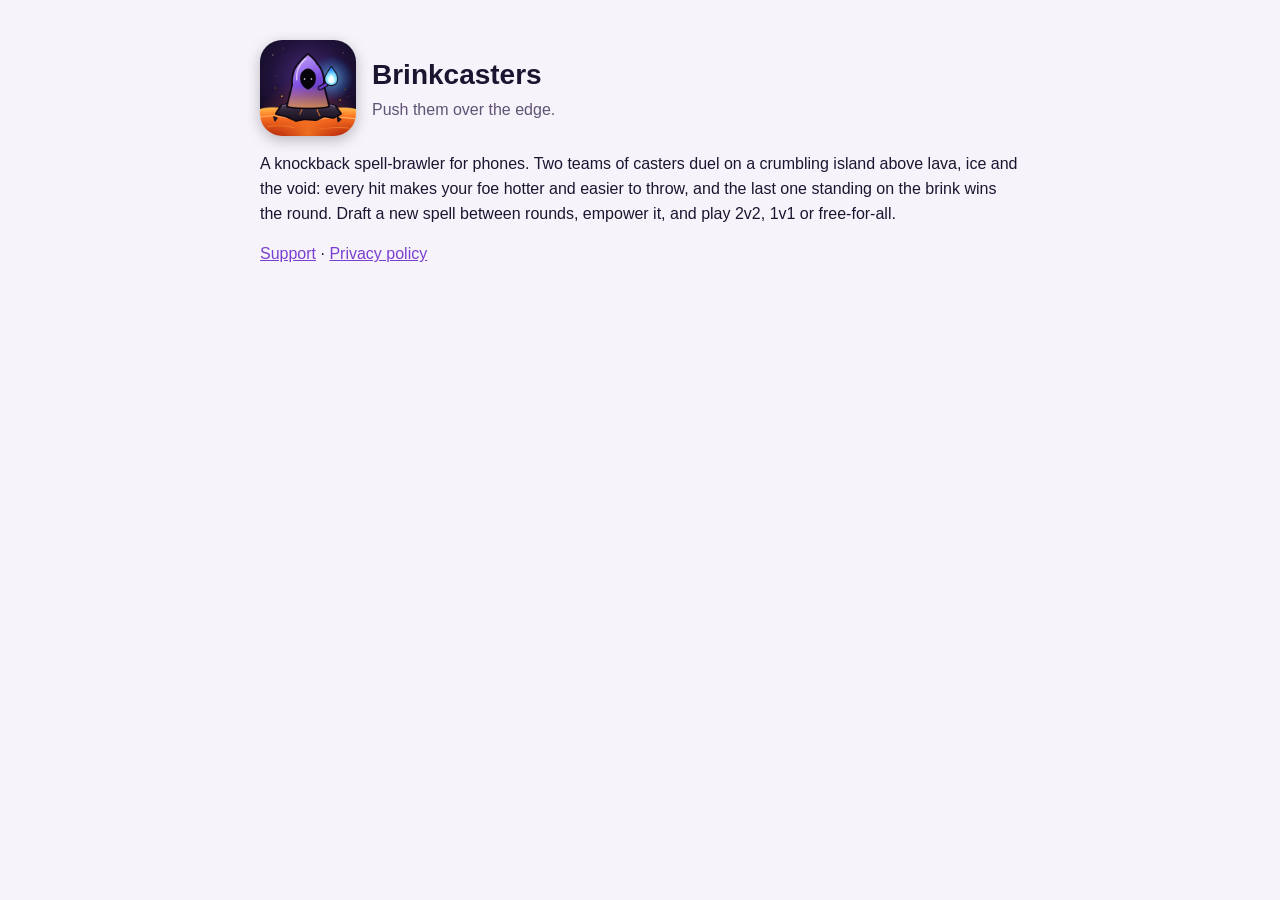
<file: index.html>
<!doctype html>
<html lang="en">
<head>
<meta charset="utf-8">
<meta name="viewport" content="width=device-width, initial-scale=1">
<title>Brinkcasters · Push them over the edge</title>
<link rel="stylesheet" href="site.css">
</head>
<body>
<main>
<div class="hero"><img src="icon.png" alt="Brinkcasters icon"><div><h1>Brinkcasters</h1><p class="tag">Push them over the edge.</p></div></div>
<p>A knockback spell-brawler for phones. Two teams of casters duel on a crumbling island above lava, ice and the void: every hit makes your foe hotter and easier to throw, and the last one standing on the brink wins the round. Draft a new spell between rounds, empower it, and play 2v2, 1v1 or free-for-all.</p>
<p><a href="support/">Support</a> · <a href="privacy/">Privacy policy</a></p>
</main>
</body>
</html>
</file>
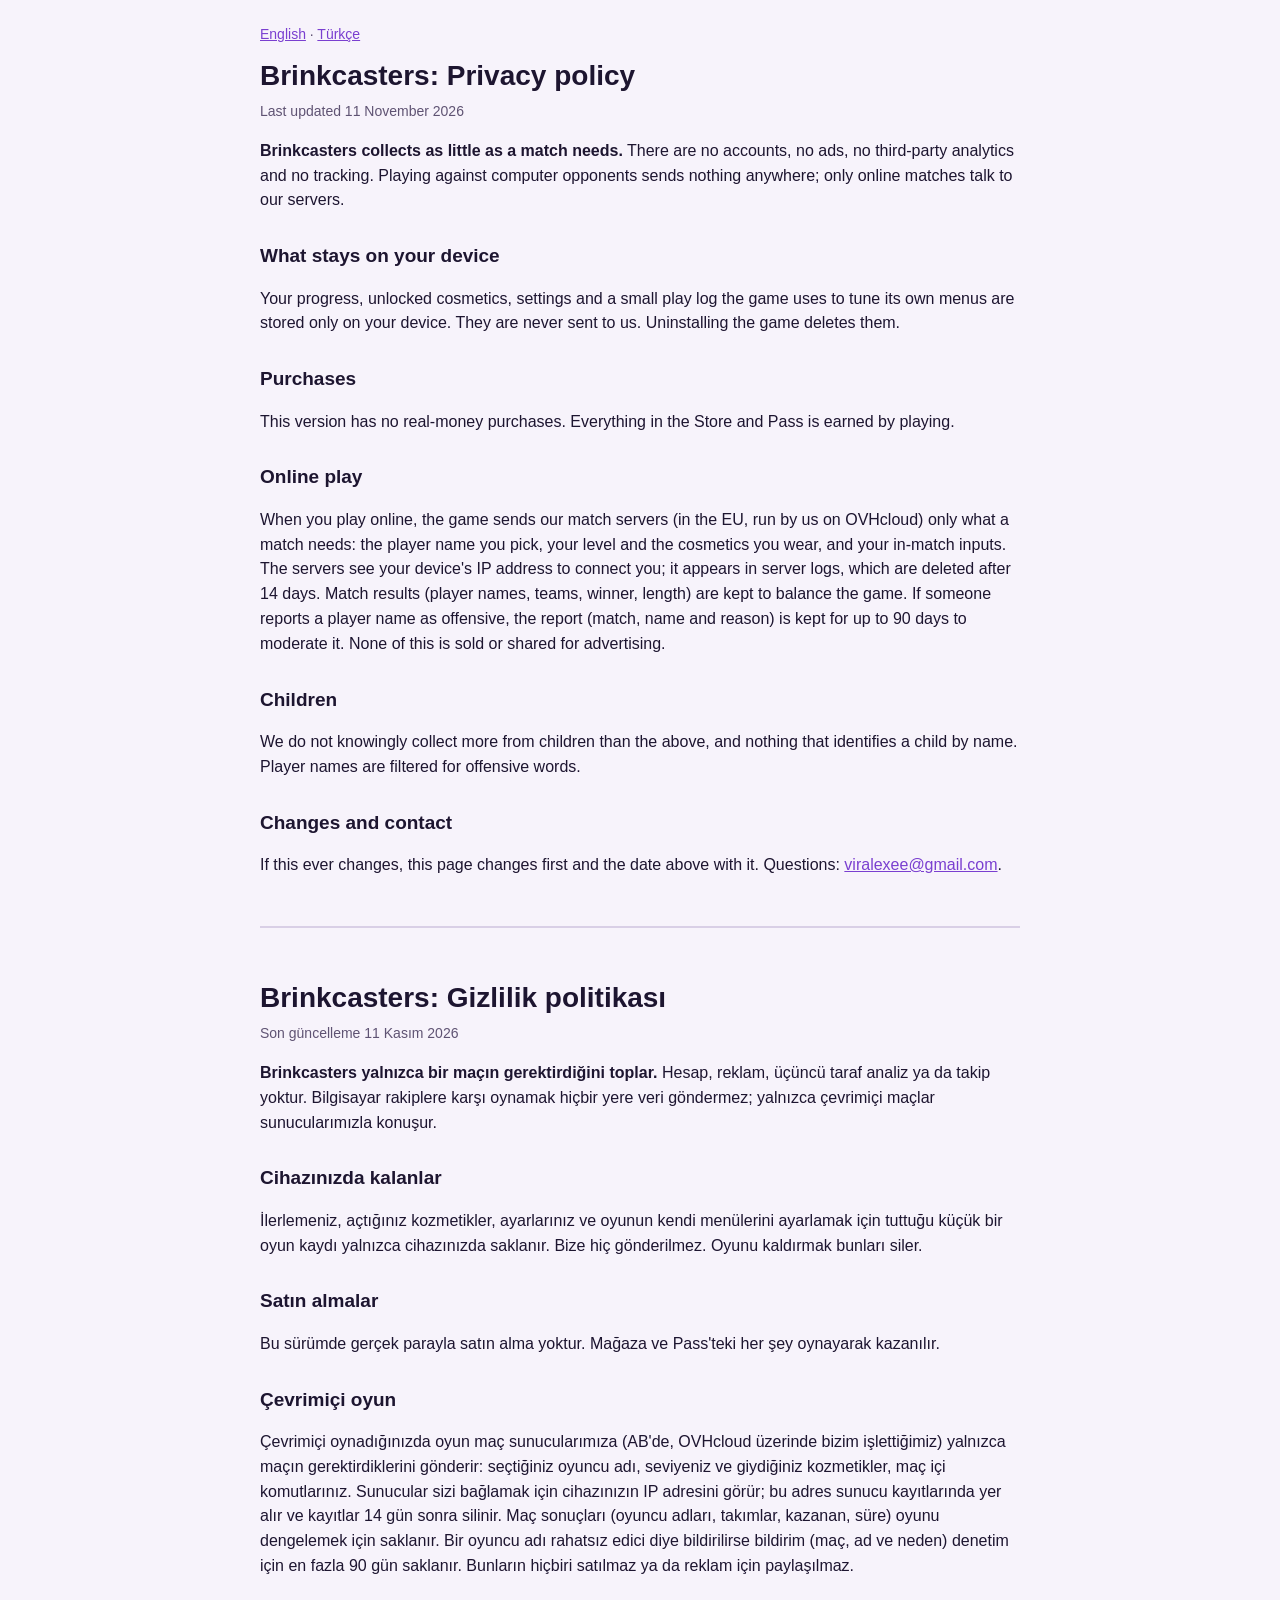
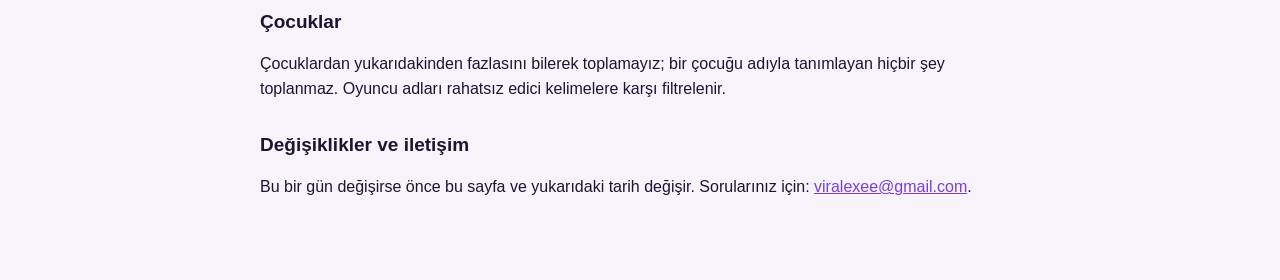
<file: privacy/index.html>
<!doctype html>
<html lang="en">
<head>
<meta charset="utf-8">
<meta name="viewport" content="width=device-width, initial-scale=1">
<title>Brinkcasters · Privacy policy</title>
<link rel="stylesheet" href="../site.css">
</head>
<body>
<main>
<p class="lang"><a href="#en">English</a> · <a href="#tr">Türkçe</a></p>

<section id="en">
<h1>Brinkcasters: Privacy policy</h1>
<p class="date">Last updated 11 November 2026</p>
<p><b>Brinkcasters collects as little as a match needs.</b> There are no accounts, no ads, no third-party analytics and no tracking. Playing against computer opponents sends nothing anywhere; only online matches talk to our servers.</p>
<h2>What stays on your device</h2>
<p>Your progress, unlocked cosmetics, settings and a small play log the game uses to tune its own menus are stored only on your device. They are never sent to us. Uninstalling the game deletes them.</p>
<h2>Purchases</h2>
<p>This version has no real-money purchases. Everything in the Store and Pass is earned by playing.</p>
<h2>Online play</h2>
<p>When you play online, the game sends our match servers (in the EU, run by us on OVHcloud) only what a match needs: the player name you pick, your level and the cosmetics you wear, and your in-match inputs. The servers see your device's IP address to connect you; it appears in server logs, which are deleted after 14 days. Match results (player names, teams, winner, length) are kept to balance the game. If someone reports a player name as offensive, the report (match, name and reason) is kept for up to 90 days to moderate it. None of this is sold or shared for advertising.</p>
<h2>Children</h2>
<p>We do not knowingly collect more from children than the above, and nothing that identifies a child by name. Player names are filtered for offensive words.</p>
<h2>Changes and contact</h2>
<p>If this ever changes, this page changes first and the date above with it. Questions: <a href="mailto:viralexee@gmail.com">viralexee@gmail.com</a>.</p>
</section>

<hr>

<section id="tr" lang="tr">
<h1>Brinkcasters: Gizlilik politikası</h1>
<p class="date">Son güncelleme 11 Kasım 2026</p>
<p><b>Brinkcasters yalnızca bir maçın gerektirdiğini toplar.</b> Hesap, reklam, üçüncü taraf analiz ya da takip yoktur. Bilgisayar rakiplere karşı oynamak hiçbir yere veri göndermez; yalnızca çevrimiçi maçlar sunucularımızla konuşur.</p>
<h2>Cihazınızda kalanlar</h2>
<p>İlerlemeniz, açtığınız kozmetikler, ayarlarınız ve oyunun kendi menülerini ayarlamak için tuttuğu küçük bir oyun kaydı yalnızca cihazınızda saklanır. Bize hiç gönderilmez. Oyunu kaldırmak bunları siler.</p>
<h2>Satın almalar</h2>
<p>Bu sürümde gerçek parayla satın alma yoktur. Mağaza ve Pass'teki her şey oynayarak kazanılır.</p>
<h2>Çevrimiçi oyun</h2>
<p>Çevrimiçi oynadığınızda oyun maç sunucularımıza (AB'de, OVHcloud üzerinde bizim işlettiğimiz) yalnızca maçın gerektirdiklerini gönderir: seçtiğiniz oyuncu adı, seviyeniz ve giydiğiniz kozmetikler, maç içi komutlarınız. Sunucular sizi bağlamak için cihazınızın IP adresini görür; bu adres sunucu kayıtlarında yer alır ve kayıtlar 14 gün sonra silinir. Maç sonuçları (oyuncu adları, takımlar, kazanan, süre) oyunu dengelemek için saklanır. Bir oyuncu adı rahatsız edici diye bildirilirse bildirim (maç, ad ve neden) denetim için en fazla 90 gün saklanır. Bunların hiçbiri satılmaz ya da reklam için paylaşılmaz.</p>
<h2>Çocuklar</h2>
<p>Çocuklardan yukarıdakinden fazlasını bilerek toplamayız; bir çocuğu adıyla tanımlayan hiçbir şey toplanmaz. Oyuncu adları rahatsız edici kelimelere karşı filtrelenir.</p>
<h2>Değişiklikler ve iletişim</h2>
<p>Bu bir gün değişirse önce bu sayfa ve yukarıdaki tarih değişir. Sorularınız için: <a href="mailto:viralexee@gmail.com">viralexee@gmail.com</a>.</p>
</section>
</main>
</body>
</html>
</file>
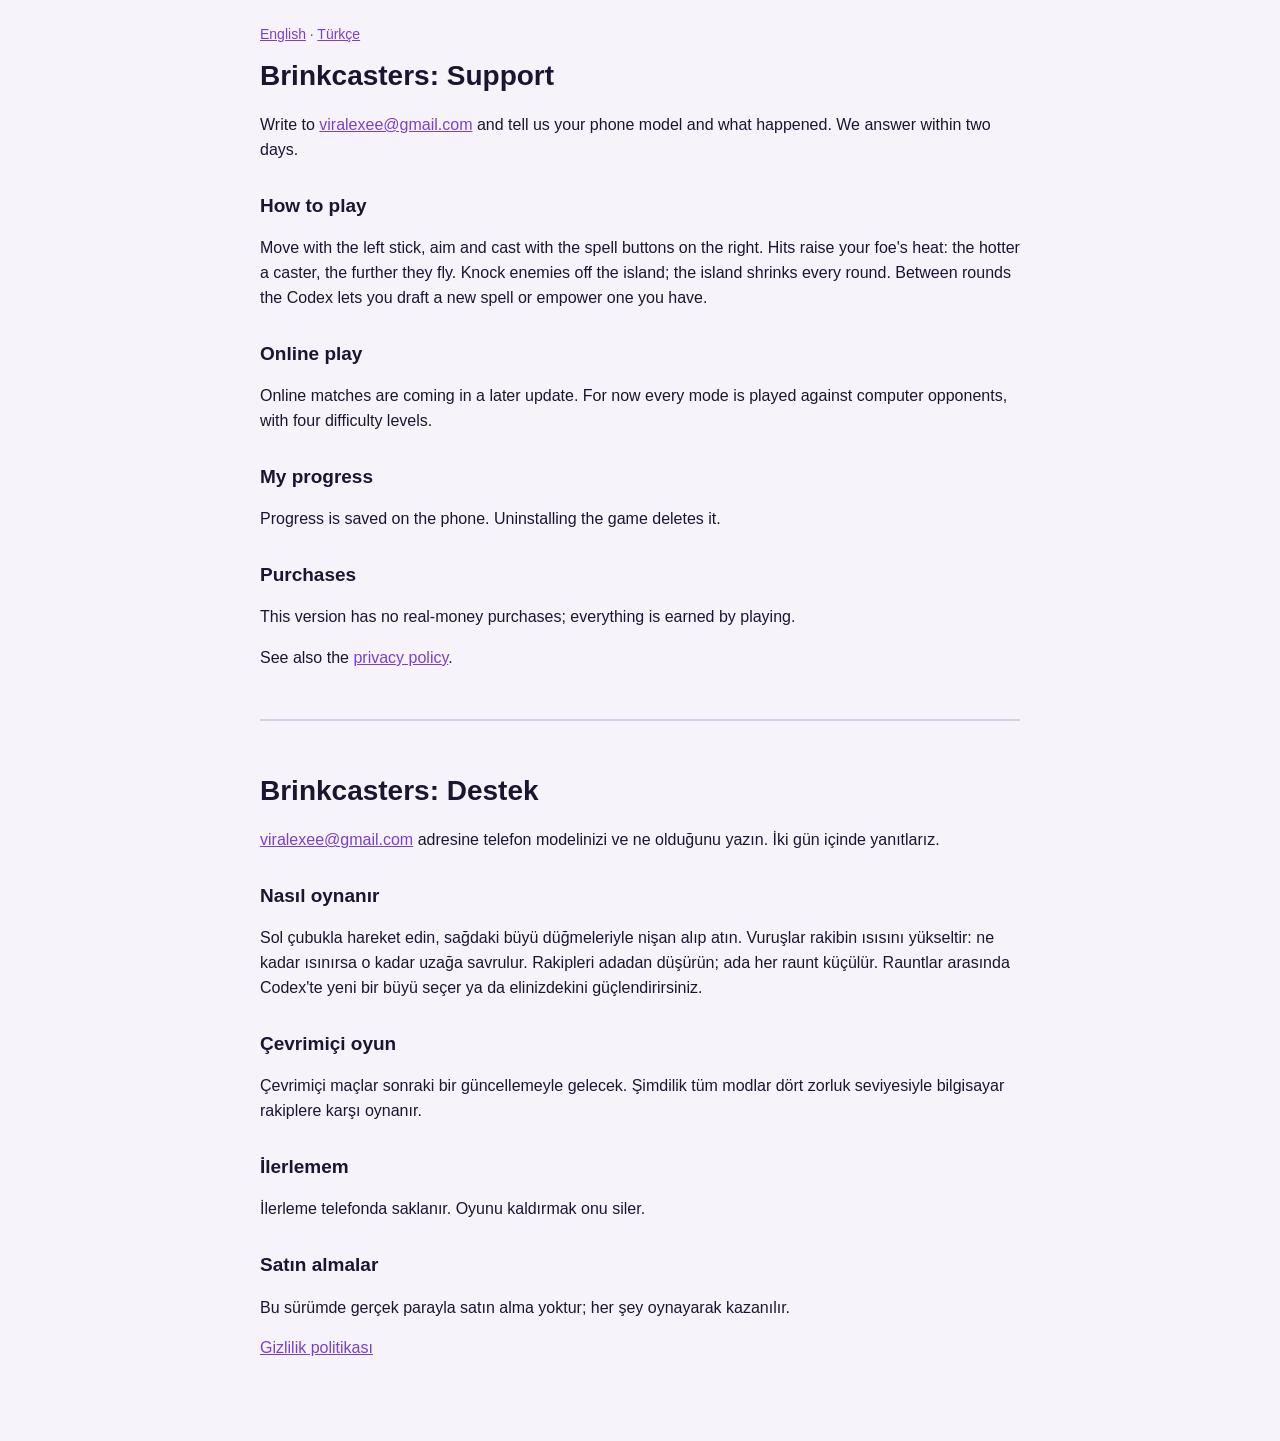
<file: support/index.html>
<!doctype html>
<html lang="en">
<head>
<meta charset="utf-8">
<meta name="viewport" content="width=device-width, initial-scale=1">
<title>Brinkcasters · Support</title>
<link rel="stylesheet" href="../site.css">
</head>
<body>
<main>
<p class="lang"><a href="#en">English</a> · <a href="#tr">Türkçe</a></p>

<section id="en">
<h1>Brinkcasters: Support</h1>
<p>Write to <a href="mailto:viralexee@gmail.com">viralexee@gmail.com</a> and tell us your phone model and what happened. We answer within two days.</p>
<h2>How to play</h2>
<p>Move with the left stick, aim and cast with the spell buttons on the right. Hits raise your foe's heat: the hotter a caster, the further they fly. Knock enemies off the island; the island shrinks every round. Between rounds the Codex lets you draft a new spell or empower one you have.</p>
<h2>Online play</h2>
<p>Online matches are coming in a later update. For now every mode is played against computer opponents, with four difficulty levels.</p>
<h2>My progress</h2>
<p>Progress is saved on the phone. Uninstalling the game deletes it.</p>
<h2>Purchases</h2>
<p>This version has no real-money purchases; everything is earned by playing.</p>
<p>See also the <a href="../privacy/">privacy policy</a>.</p>
</section>

<hr>

<section id="tr" lang="tr">
<h1>Brinkcasters: Destek</h1>
<p><a href="mailto:viralexee@gmail.com">viralexee@gmail.com</a> adresine telefon modelinizi ve ne olduğunu yazın. İki gün içinde yanıtlarız.</p>
<h2>Nasıl oynanır</h2>
<p>Sol çubukla hareket edin, sağdaki büyü düğmeleriyle nişan alıp atın. Vuruşlar rakibin ısısını yükseltir: ne kadar ısınırsa o kadar uzağa savrulur. Rakipleri adadan düşürün; ada her raunt küçülür. Rauntlar arasında Codex'te yeni bir büyü seçer ya da elinizdekini güçlendirirsiniz.</p>
<h2>Çevrimiçi oyun</h2>
<p>Çevrimiçi maçlar sonraki bir güncellemeyle gelecek. Şimdilik tüm modlar dört zorluk seviyesiyle bilgisayar rakiplere karşı oynanır.</p>
<h2>İlerlemem</h2>
<p>İlerleme telefonda saklanır. Oyunu kaldırmak onu siler.</p>
<h2>Satın almalar</h2>
<p>Bu sürümde gerçek parayla satın alma yoktur; her şey oynayarak kazanılır.</p>
<p><a href="../privacy/#tr">Gizlilik politikası</a></p>
</section>
</main>
</body>
</html>
</file>
<file: site.css>
:root { color-scheme: light dark; --paper: #f7f3fb; --ink: #1d1530; --soft: #5f5373; --line: #d9cfe6; --link: #7a3fd0; }
@media (prefers-color-scheme: dark) { :root { --paper: #120d1d; --ink: #efe8f8; --soft: #b3a6c8; --line: #3a2f4c; --link: #ffad5c; } }
body { margin: 0; background: var(--paper); color: var(--ink); font: 16px/1.55 -apple-system, BlinkMacSystemFont, "Segoe UI", Roboto, sans-serif; }
main { max-width: 760px; margin: 0 auto; padding: 24px 16px 64px; }
h1 { font-size: 28px; margin: 8px 0 4px; }
h2 { font-size: 19px; margin: 28px 0 6px; }
a { color: var(--link); }
.lang, .date { color: var(--soft); font-size: 14px; margin: 0; }
table { width: 100%; border-collapse: collapse; font-size: 14px; }
th, td { text-align: left; vertical-align: top; padding: 8px 6px; border-bottom: 1px solid var(--line); }
hr { border: 0; border-top: 2px solid var(--line); margin: 48px 0; }
.hero { display: flex; gap: 16px; align-items: center; margin: 16px 0 8px; }
.hero img { width: 96px; height: 96px; border-radius: 22px; box-shadow: 0 4px 14px rgba(0,0,0,.25); }
.hero h1 { margin: 0; }
.tag { color: var(--soft); margin: 2px 0 0; }
</file>
